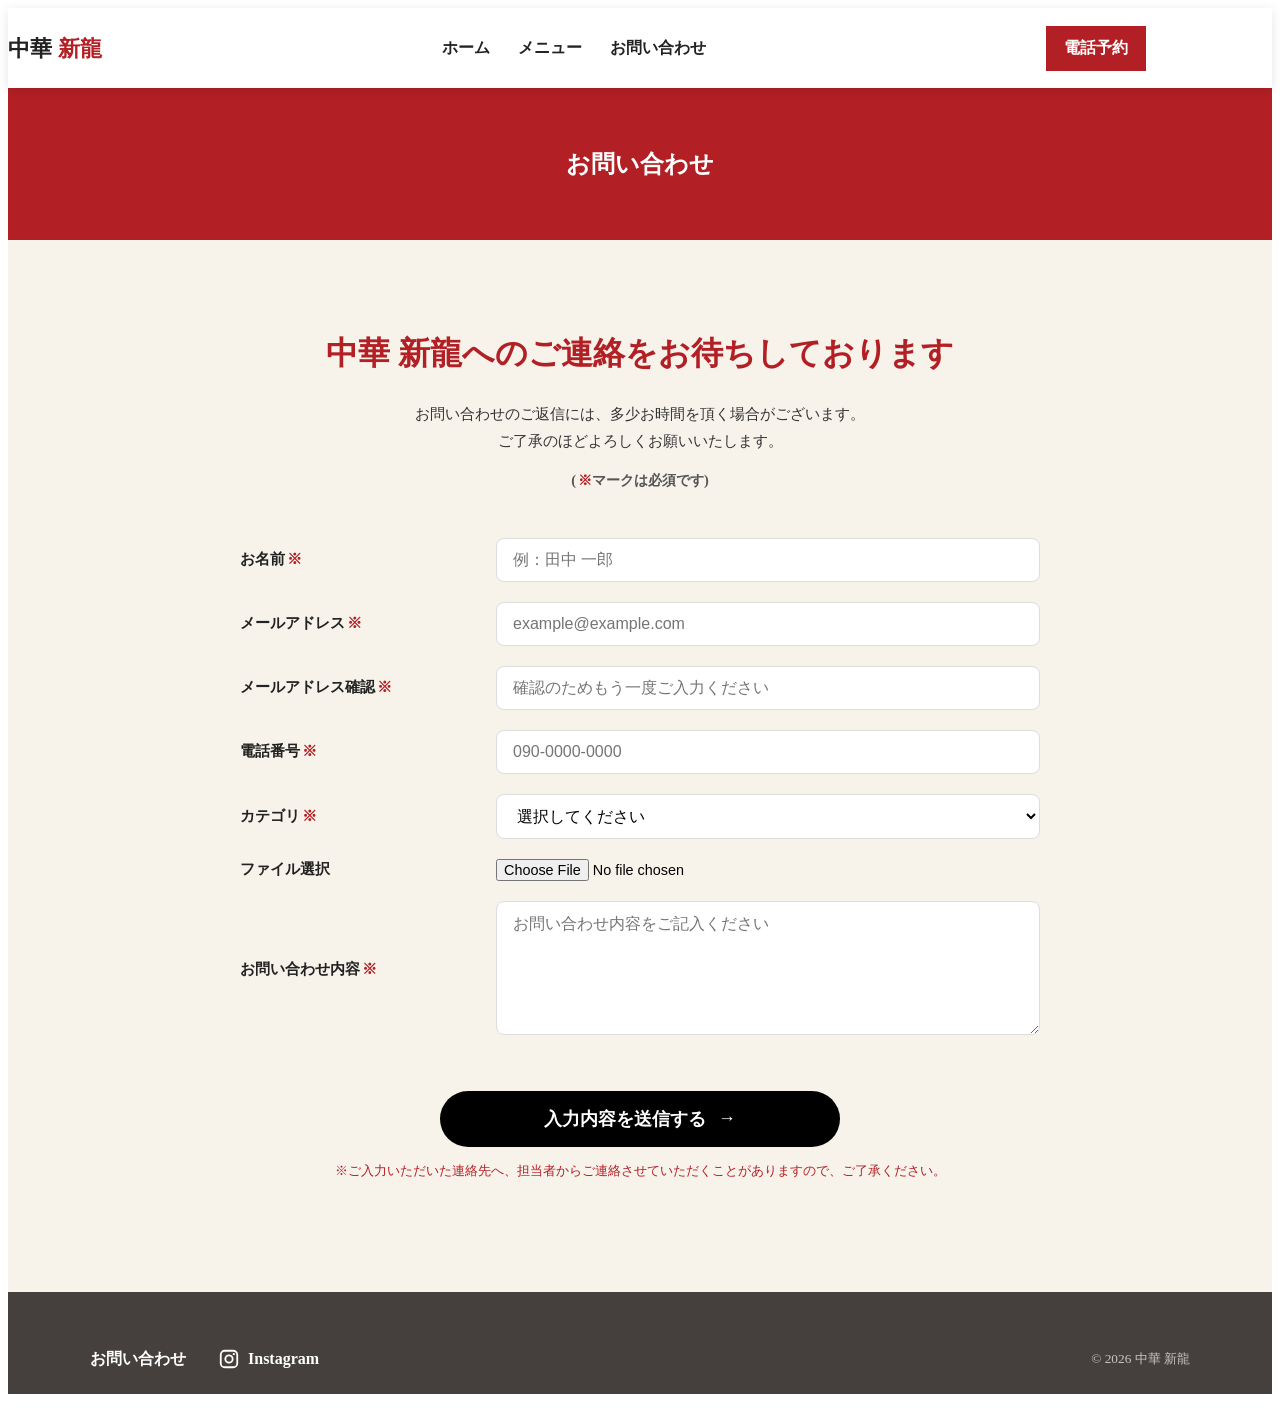
<file: info.html>
<!DOCTYPE html>
<html lang="ja">
<head>
  <meta charset="UTF-8">
  <meta name="viewport" content="width=device-width, initial-scale=1.0">
  <title>お問い合わせ | 中華 新龍</title>
  <link rel="stylesheet" href="./style.css">
</head>

<body>
 <header class="header">
    <div class="header__inner">
      <a class="header__logo" href="index.html">
        中華 <span>新龍</span>
      </a>

      <nav class="header__nav" aria-label="メインメニュー">
        <ul>
          <li><a href="index.html">ホーム</a></li>
          <li><a href="menu.html">メニュー</a></li>
          <li><a href="info.html">お問い合わせ</a></li>
        </ul>
      </nav>

      <a class="header__button" href="tel:0000000000">電話予約</a>
    </div>
  </header>

  <main>
    <section class="page-header">
      <h1>お問い合わせ</h1>
    </section>

    <section class="contact-section">
        <div class="contact-inner">

            <div class="contact-lead">

                <p class="contact-lead__thanks">中華 新龍へのご連絡をお待ちしております</p>
                <p class="contact-lead__note">
                    お問い合わせのご返信には、多少お時間を頂く場合がございます。<br>
                    ご了承のほどよろしくお願いいたします。
                </p>
                <p class="contact-lead__required">(<span>※</span>マークは必須です)</p>
            </div>

            <form action="#" method="post" class="contact-form">

                <div class="form-group">
                    <label for="name" class="form-label">
                        お名前<span class="required">※</span>
                    </label>
                    <div class="form-control">
                        <input type="text" id="name" name="name" required placeholder="例：田中 一郎">
                    </div>
                </div>

                <div class="form-group">
                    <label for="email" class="form-label">
                        メールアドレス<span class="required">※</span>
                    </label>
                    <div class="form-control">
                        <input type="email" id="email" name="email" required placeholder="example@example.com">
                    </div>
                </div>

                <div class="form-group">
                    <label for="email_confirm" class="form-label">
                        メールアドレス確認<span class="required">※</span>
                    </label>
                    <div class="form-control">
                        <input type="email" id="email_confirm" name="email_confirm" required placeholder="確認のためもう一度ご入力ください">
                    </div>
                </div>

                <div class="form-group">
                    <label for="tel" class="form-label">
                        電話番号<span class="required">※</span>
                    </label>
                    <div class="form-control">
                        <input type="tel" id="tel" name="tel" required placeholder="090-0000-0000">
                    </div>
                </div>

                <div class="form-group">
                    <label for="category" class="form-label">
                        カテゴリ<span class="required">※</span>
                    </label>
                    <div class="form-control">
                        <select id="category" name="category" required>
                            <option value="">選択してください</option>
                            <option value="ご予約について">ご予約について</option>
                            <option value="ご宴会・貸切について">ご宴会・貸切について</option>
                            <option value="その他">その他</option>
                        </select>
                    </div>
                </div>

                <div class="form-group">
                    <label for="file" class="form-label">ファイル選択</label>
                    <div class="form-control">
                        <input type="file" id="file" name="file">
                    </div>
                </div>

                 <div class="form-group">
                    <label for="message" class="form-label">
                        お問い合わせ内容<span class="required">※</span>
                    </label>
                    <div class="form-control">
                        <textarea id="message" name="message" rows="6" required placeholder="お問い合わせ内容をご記入ください"></textarea>
                    </div>
                </div>

                 <div class="form-submit">
                    <button type="submit" class="submit-button">
                        入力内容を送信する <span>&rarr;</span>
                    </button>
                    <p class="submit-note">
                        ※ご入力いただいた連絡先へ、担当者からご連絡させていただくことがありますので、ご了承ください。
                    </p>
                    </div>
                </div>

            </form>
        </div>
    </section>
  </main>

  <footer class="footer">
    <div class="footer__inner">
      <div class="footer__links">
        <a class="footer__link" href="contact.html">お問い合わせ</a>
        <a class="footer__link footer__instagram" href="https://www.instagram.com/" target="_blank" rel="noopener">
          <svg class="footer__instagram-icon" viewBox="0 0 24 24" aria-hidden="true">
            <path d="M7.5 2h9A5.5 5.5 0 0 1 22 7.5v9a5.5 5.5 0 0 1-5.5 5.5h-9A5.5 5.5 0 0 1 2 16.5v-9A5.5 5.5 0 0 1 7.5 2Zm0 2A3.5 3.5 0 0 0 4 7.5v9A3.5 3.5 0 0 0 7.5 20h9a3.5 3.5 0 0 0 3.5-3.5v-9A3.5 3.5 0 0 0 16.5 4Zm9.75 1.5a1.25 1.25 0 1 1 0 2.5 1.25 1.25 0 0 1 0-2.5ZM12 7a5 5 0 1 1 0 10 5 5 0 0 1 0-10Zm0 2a3 3 0 1 0 0 6 3 3 0 0 0 0-6Z"/>
          </svg>
          <span>Instagram</span>
        </a>
      </div>
      <small class="footer__copyright">&copy; 2026 中華 新龍</small>
    </div>
  </footer>

  </body>
</html>
</file>
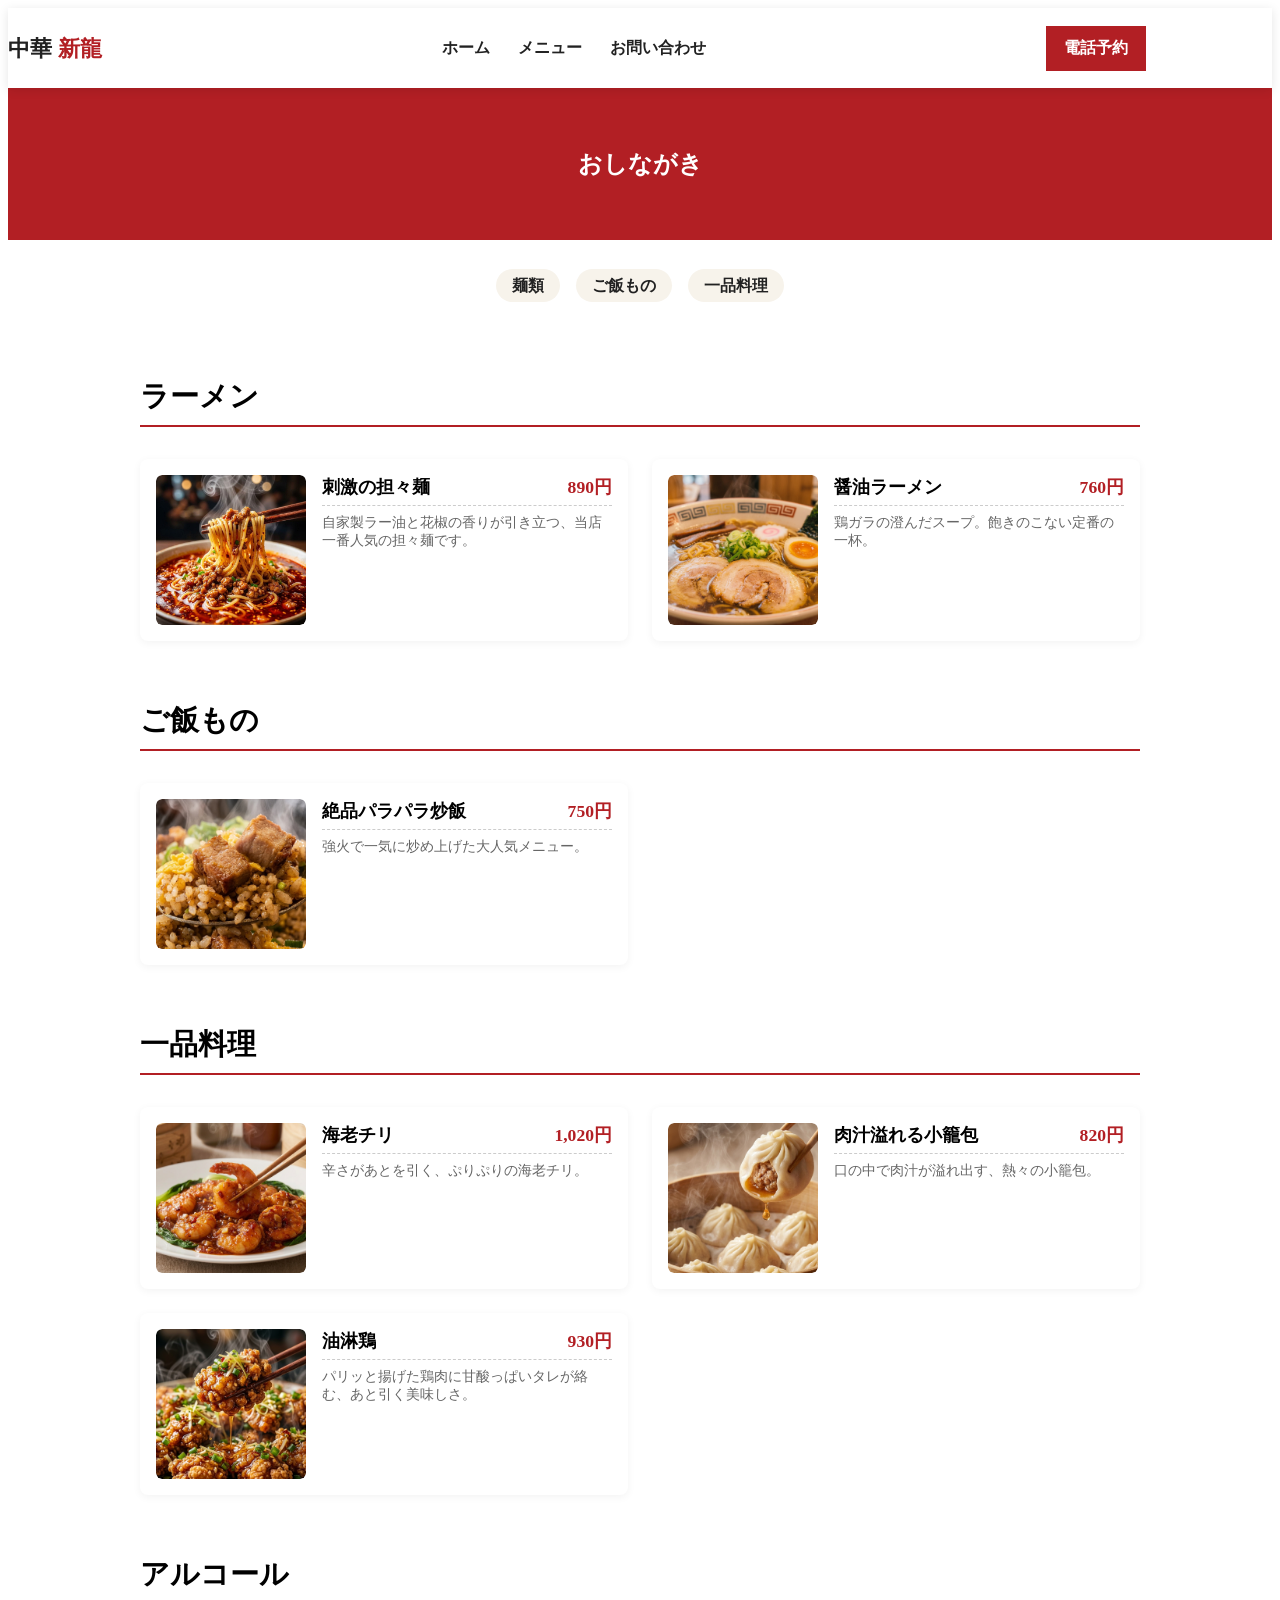
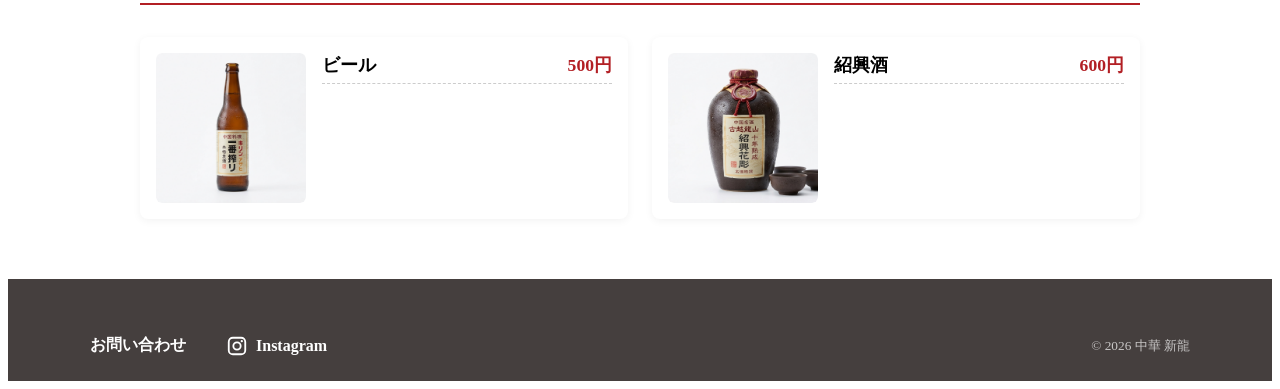
<file: menu.html>
<!DOCTYPE html>
<html lang="ja">
<head>
  <meta charset="UTF-8">
  <meta name="viewport" content="width=device-width, initial-scale=1.0">
  <title>おしながき | 中華 新龍</title>
  <link rel="stylesheet" href="./style.css">
</head>

<body>
 <header class="header">
    <div class="header__inner">
      <a class="header__logo" href="index.html">
        中華 <span>新龍</span>
      </a>

      <nav class="header__nav" aria-label="メインメニュー">
        <ul>
          <li><a href="index.html">ホーム</a></li>
          <li><a href="menu.html">メニュー</a></li>
          <li><a href="info.html">お問い合わせ</a></li>
        </ul>
      </nav>

      <a class="header__button" href="tel:0000000000">電話予約</a>
    </div>
  </header>

  <main>
    <section class="page-header">
      <h1>おしながき</h1>
    </section>

    <nav class="menu-category-nav">
        <ul>
          <li><a href="#ramen">麺類</a></li>
          <li><a href="#rice">ご飯もの</a></li>
          <li><a href="#side">一品料理</a></li>
        </ul>
      </nav>

      <!--  メインメニュー（麺類） -->
        <section id="ramen" class="menu-section">
          <h2 class="menu-section__title">ラーメン</h2>

    <div class="menu-grid">
       <!-- メニューカード 1 -->
       <article class="menu-item">
          <div class="menu-item__image">
            <img src="images/card-ramen.jpeg" alt="一番人気!!担々麺">
          </div>
          <div class="menu-item__content">
            <div class="menu-item__header">
              <h3 class="menu-item__name">刺激の担々麺</h3>
              <span class="menu-item__price">890円</span>
            </div>
            <p class="menu-item__desc">
                自家製ラー油と花椒の香りが引き立つ、当店一番人気の担々麺です。
              </p>
          </div>
       </article>
      
          <!-- メニューカード 2 -->
          <article class="menu-item">
            <div class="menu-item__image">
              <img src="images/card-shoyuramen.jpeg" alt="醤油ラーメン" />
            </div>
            <div class="menu-item__content">
              <div class="menu-item__header">
                <h3 class="menu-item__name">醤油ラーメン</h3>
                <span class="menu-item__price">760円</span>
              </div>
              <p class="menu-item__desc">
                鶏ガラの澄んだスープ。飽きのこない定番の一杯。
              </p>
            </div>
          </article>
        </div>

      </div>
    </section>

          <!--  メインメニュー（ご飯もの） -->
        <section id="rice" class="menu-section">
          <h2 class="menu-section__title">ご飯もの</h2>

          <!-- メニューカード 1 -->
        <div class="menu-grid">
          <article class="menu-item">
            <div class="menu-item__image">
              <img src="images/hero-chinese-food.jpeg" alt="炒飯" />
            </div>
            <div class="menu-item__content">
              <div class="menu-item__header">
                <h3 class="menu-item__name">絶品パラパラ炒飯</h3>
                <span class="menu-item__price">750円</span>
              </div>
              <p class="menu-item__desc">強火で一気に炒め上げた大人気メニュー。</p>
            </div>
          </article>
        </div>
      </section>

          <!--  メインメニュー（一品料理） -->
        <section id="side" class="menu-section">
          <h2 class="menu-section__title">一品料理</h2>

          <div class="menu-grid">
       <!-- メニューカード 1 -->
       <article class="menu-item">
          <div class="menu-item__image">
            <img src="images/card-ebichiri.jpeg" alt="海老チリ">
          </div>
          <div class="menu-item__content">
            <div class="menu-item__header">
              <h3 class="menu-item__name">海老チリ</h3>
              <span class="menu-item__price">1,020円</span>
            </div>
            <p class="menu-item__desc">
                辛さがあとを引く、ぷりぷりの海老チリ。
              </p>
          </div>
       </article>
      
          <!-- メニューカード 2 -->
          <article class="menu-item">
            <div class="menu-item__image">
              <img src="images/card-shoronpo.jpeg" alt="小籠包" />
            </div>
            <div class="menu-item__content">
              <div class="menu-item__header">
                <h3 class="menu-item__name">肉汁溢れる小籠包</h3>
                <span class="menu-item__price">820円</span>
              </div>
              <p class="menu-item__desc">
                口の中で肉汁が溢れ出す、熱々の小籠包。
              </p>
            </div>
          </article>

          <!-- メニューカード 3 -->
          <article class="menu-item">
            <div class="menu-item__image">
              <img src="images/card-yurinchi.jpeg" alt="油淋鶏" />
            </div>
            <div class="menu-item__content">
              <div class="menu-item__header">
                <h3 class="menu-item__name">油淋鶏</h3>
                <span class="menu-item__price">930円</span>
              </div>
              <p class="menu-item__desc">
                パリッと揚げた鶏肉に甘酸っぱいタレが絡む、あと引く美味しさ。
              </p>
            </div>
          </article>
        </div>

      </div>
    </section>

    <!--  メインメニュー（アルコール） -->
        <section id="alcohol" class="menu-section">
          <h2 class="menu-section__title">アルコール</h2>

    <div class="menu-grid">
       <!-- メニューカード 1 -->
       <article class="menu-item">
          <div class="menu-item__image">
            <img src="images/card-beer.jpeg" alt="ビール">
          </div>
          <div class="menu-item__content">
            <div class="menu-item__header">
              <h3 class="menu-item__name">ビール</h3>
              <span class="menu-item__price">500円</span>
            </div>

          </div>
       </article>
      
          <!-- メニューカード 2 -->
          <article class="menu-item">
            <div class="menu-item__image">
              <img src="images/card-shokoshu.jpeg" alt="紹興酒" />
            </div>
            <div class="menu-item__content">
              <div class="menu-item__header">
                <h3 class="menu-item__name">紹興酒</h3>
                <span class="menu-item__price">600円</span>
              </div>

            </div>
          </article>
        </div>

      </div>
    </section>


  </main>

  <footer class="footer">
  <div class="footer__inner">
    <div class="footer__links">
      <a class="footer__link" href="contact.html">
        お問い合わせ
        <span aria-hidden="true"></span>
      </a>

         <a
       class="footer__link footer__instagram"
       href="https://www.instagram.com/"
       target="_blank"
       rel="noopener">

       <svg
          class="footer__instagram-icon"
          viewBox="0 0 24 24"
          aria-hidden="true"
        >
         <path d="M7.5 2h9A5.5 5.5 0 0 1 22 7.5v9a5.5 5.5 0 0 1-5.5 5.5h-9A5.5 5.5 0 0 1 2 16.5v-9A5.5 5.5 0 0 1 7.5 2Zm0 2A3.5 3.5 0 0 0 4 7.5v9A3.5 3.5 0 0 0 7.5 20h9a3.5 3.5 0 0 0 3.5-3.5v-9A3.5 3.5 0 0 0 16.5 4Zm9.75 1.5a1.25 1.25 0 1 1 0 2.5 1.25 1.25 0 0 1 0-2.5ZM12 7a5 5 0 1 1 0 10 5 5 0 0 1 0-10Zm0 2a3 3 0 1 0 0 6 3 3 0 0 0 0-6Z" />
        </svg>
        <span>Instagram</span>
      </a>
     </div>

    <small class="footer__copyright">
      &copy; 2026 中華 新龍</small>

      </div>
    </footer>
</body>
</html>
</file>
<file: style.css>
/* ==========================================
    トップページ（index.html）用スタイル
   ========================================== */

.hero {
  position: relative;
  width: 100%;
  height: 80vh;
  min-height: 500px;
  overflow: hidden;
  background-color: #b21f24;
}

.hero__video,
.hero__image-wrapper {
  position: absolute;
  inset: 0;
  width: 100%;
  height: 100%;
}

.hero__video {
  object-fit: cover;
  z-index: 1;
}

.hero__image-wrapper {
  z-index: 2;
  opacity: 0;
  transition: opacity 0.5s ease;
}

.hero__image {
  width: 100%;
  height: 100%;
  object-fit: cover;
  transform: scale(1);
}

.hero.is-finished .hero__image-wrapper {
  opacity: 1;
}

.hero.is-finished .hero__image {
  animation: zoomIn 8s ease-out forwards;
}

@keyframes zoomIn {
  0% {
    transform: scale(1.1);
  }
  100% {
    transform: scale(1);
  }
}

.hero__curtain {
  position: absolute;
  inset: 0;
  background-color: #b21f24;
  z-index: 3;
  transform: translateY(-100%);
  pointer-events: none;
}

.hero.is-transitioning .hero__curtain {
  animation: curtainSlide 1s cubic-bezier(0.77, 0, 0.175, 1) forwards;
}

@keyframes curtainSlide {
  0% {
    transform: translateY(-100%);
  }
  40% {
    transform: translateY(0%);
  } /* 40%〜60%の間で画面を完全に覆う */
  60% {
    transform: translateY(0%);
  }
  100% {
    transform: translateY(100%);
  } /* 下へ抜ける */
}

.hero__content {
  position: absolute;
  inset: 0;
  z-index: 4;
  display: flex;
  align-items: center;
  justify-content: center;
  text-align: center;
  color: #fff;
  opacity: 0;
  transform: translateY(20px);
  transition:
    opacity 1s ease 0.4s,
    transform 1s ease 0.4s;
}

.hero.is-finished .hero__content {
  opacity: 1;
  transform: translateY(0);
}

.hero__sub {
  display: block;
  font-size: 1.2rem;
  margin-bottom: 12px;
  letter-spacing: 0.1em;
}

.hero__title {
  font-size: clamp(2rem, 5vw, 4rem);
  font-weight: bold;
  text-shadow: 0 2px 10px rgba(0, 0, 0, 0.5);
}

.news {
  padding: 100px 0;
  background: #f7f3eb;
}

.news__inner {
  width: min(90%, 1100px);
  margin: 0 auto;
}

.news__heading {
  margin-bottom: 40px;
  text-align: center;
}

.news__en {
  margin: 0 0 8px;
  color: #b21f24;
  font-size: 0.9rem;
  font-weight: bold;
  letter-spacing: 0.15em;
}

.news__heading h2 {
  margin: 0;
  font-size: 2rem;
}

.news__list {
  display: grid;
  grid-template-columns: repeat(3, 1fr);
  gap: 24px;
}

.news-card {
  padding: 28px;
  background: #fff;
  border-top: 4px solid #b21f24;
  overflow: hidden; /* 画像がカードからはみ出さないようにする */
}

.news-card__meta {
  display: flex;
  gap: 12px;
  margin: 0 0 16px;
  color: #777;
  font-size: 0.85rem;
}

.news-card__meta span {
  color: #b21f24;
  font-weight: bold;
}

.news-card h3 {
  margin: 0 0 24px;
  font-size: 1.15rem;
  line-height: 1.7;
}

.news-card__image {
  display: block;
  width: 100%;
  aspect-ratio: 4 / 3;
  object-fit: cover;
  transition: transform 0.4s ease;
}

.news-card:hover .news-card__image {
  transform: scale(1.08);
}

.news-card__body {
  padding: 28px;
}

@media (max-width: 768px) {
  .news {
    padding: 40px 0;
  }

  .news__list {
    display: flex;
    flex-direction: column;
    gap: 20px;
  }

  .news-list__more{
    margin: 20px auto 0;
    text-align: center;
  }
}

.access {
  padding: 100px 0;
  background: #f7f3eb;
}

.access__inner {
  display: grid;
  grid-template-columns: 1fr 1fr;
  gap: 48px;
  align-items: center;
  width: min(90%, 1100px);
  margin: 0 auto;
}

.access__info h2 {
  margin: 0 0 32px;
  font-size: 2rem;
}

.access__info dl {
  margin: 0;
}

.access__info dl div {
  padding: 16px 0;
  border-bottom: 1px solid #ccc;
}

.access__info dt {
  margin-bottom: 8px;
  color: #b21f24;
  font-weight: bold;
}

.access__info dd {
  margin: 0;
}

.access__map iframe {
  display: block;
  width: 100%;
  aspect-ratio: 4 / 3;
  border: 0;
}

@media (max-width: 768px) {
  .access {
    padding: 64px 0;
  }

  .access__inner {
    grid-template-columns: 1fr;
    gap: 32px;
  }
}

.header {
  position: sticky;
  top: 0;
  z-index: 1000;

  background: rgba(255, 255, 255, 0.95);
  box-shadow: 0 2px 10px rgba(0, 0, 0, 0.1);
}

.header__inner {
  display: flex;
  align-items: center;
  justify-content: space-between;

  width: min(90%, 1200px);
  min-height: 80px;
}

.header__logo {
  color: #222;
  font-size: 1.4rem;
  font-weight: bold;
  text-decoration: none;
  white-space: nowrap; /* 折り返しを防止 */
}

.header__logo span {
  color: #b21f24;
}

.header__nav ul {
  display: flex;
  gap: 28px;
  margin: 0;
  padding: 0;
  list-style: none;
}

.header__nav a {
  color: #222;
  font-weight: bold;
  text-decoration: none;
}

.header__nav a:hover {
  color: #b21f24;
}

.header__button {
  padding: 12px 18px;
  background: #b21f24;
  color: #fff;
  font-weight: bold;
  text-decoration: none;
  font-size: 1rem;
}

.news-list__more {
  display: block;
  width: fit-content;
  margin-left: auto;
  margin-top: 24px;
  font-size: 1.1rem;
  color: #222;
  font-weight: bold;
  text-decoration: none;
}

.news-list__more:hover {
  color: #b21f24;
}

.footer {
  padding: 56px 0 24px;
  background: #453f3e;
  color: #fff;
}

.footer__inner {
  display: flex;
  align-items: center;
  justify-content: space-between;
  gap: 32px;

  width: min(90%, 1100px);
  margin: 0 auto;
}

.footer__links {
  display: flex;
  align-items: center;
  gap: 32px;
}

.footer__link {
  display: inline-flex;
  align-items: center;
  gap: 8px;

  color: #fff;
  font-weight: bold;
  text-decoration: none;

  transition: color 0.3s;
}

.footer__link:hover {
  color: #e3b34d;
}

.footer__instagram-icon {
  width: 22px;
  height: 22px;
  fill: currentColor;
}

.footer__copyright {
  color: rgba(255, 255, 255, 0.7);
}

/* ==========================================
    メニューページ（menu.html）用スタイル
   ========================================== */

.page-header {
  padding: 40px 0;
  background: #b21f24;
  color: #fff;
  text-align: center;
}

.menu-category-nav ul {
  display: flex;
  justify-content: center;
  gap: 16px;
  padding: 20px;
  list-style: none;
  background: #fff;
}

.menu-category-nav a {
  padding: 8px 16px;
  background: #f7f3eb;
  color: #222;
  text-decoration: none;
  border-radius: 20px;
  font-weight: bold;
}

.menu-category-nav a:hover {
  background: #b21f24;
  color: #fff;
}

.menu-section {
  width: min(90%, 1000px);
  margin: 60px auto;
}

.menu-section__title {
  border-bottom: 2px solid #b21f24;
  padding-bottom: 8px;
  margin-bottom: 32px;
  font-size: 1.8rem;
}

/*  メニューの2列レイアウト（Grid） */

.menu-grid {
  display: grid;
  grid-template-columns: repeat(auto-fill, minmax(320px, 1fr));
  gap: 24px;
}

.menu-item {
  display: flex;
  align-items: flex-start;
  gap: 16px;
  background: #fff;
  padding: 16px;
  border-radius: 8px;
  box-shadow: 0 2px 8px rgba(0, 0, 0, 0.05);
}

.menu-item__image {
  width: 150px;
  height: 150px;
  flex-shrink: 0;
  overflow: hidden;
  border-radius: 6px;
}

.menu-item__image img {
  width: 100%;
  height: 100%;
  object-fit: cover;
  border-radius: 6px;
}

.menu-item__content {
  flex: 1;
}

.menu-item__header {
  display: flex;
  justify-content: space-between;
  align-items: baseline;
  border-bottom: 1px dashed #ccc;
  padding-bottom: 6px;
  margin-bottom: 8px;
}

.menu-item__name {
  margin: 0;
  font-size: 1.1rem;
}

.menu-item__price {
  color: #b21f24;
  font-weight: bold;
  font-size: 1.1rem;
}

.menu-item__desc {
  margin: 0;
  font-size: 0.85rem;
  color: #666;
}


/* ==========================================
    お問い合わせページ（contact.html）用スタイル
   ========================================== */

.contact-section {
  padding: 60px 0 100px;
  background-color: #f7f3eb;
}

.contact-inner {
  width: min(90%, 800px);
  margin: 0 auto;
}

.contact-lead {
  text-align: center;
  margin-bottom: 48px;
}

.contact-lead h2 {
  font-size: 1.2rem;
  color: #b21f24;
  margin-bottom: 12px;
}

.contact-lead__thanks {
  font-size: 2rem;
  font-weight: bold;
  color: #b21f24;
  margin-bottom: 24px;
}

.contact-lead__note {
  font-size: 0.95rem;
  line-height: 1.8;
  color: #333;
  margin-bottom: 16px;
}

.contact-lead__required {
  font-size: 0.9rem;
  font-weight: bold;
  color: #555;
}

.contact-lead__required span,
.required {
  color: #b21f24;
  margin-left: 2px;
}

.contact-form {
  display: flex;
  flex-direction: column;
  gap: 20px;
}

.form-group {
  display: flex;
  align-items: center;
}

.form-label {
  width: 240px;
  flex-shrink: 0;
  font-weight: bold;
  font-size: 0.95rem;
  color: #222;
  padding-right: 16px;
}

.form-control {
  flex: 1;
}

.form-control input[type="text"],
.form-control input[type="email"],
.form-control input[type="tel"],
.form-control select,
.form-control textarea {
  width: 100%;
  padding: 12px 16px;
  font-size: 1rem;
  border: 1px solid #ddd;
  border-radius: 8px;
  background-color: #fff;
  box-sizing: border-box;
  outline: none;
  transition: border-color 0.2s;
}

.form-control input:focus,
.form-control select:focus,
.form-control textarea:focus {
  border-color: #b21f24;
}

.form-control input[type="file"] {
  font-size: 0.9rem;
}

.form-submit {
  margin-top: 32px;
  text-align: center;
}

.submit-button {
  display: inline-flex;
  align-items: center;
  justify-content: center;
  gap: 12px;
  width: min(100%, 400px);
  padding: 16px 24px;
  background-color: #000;
  color: #fff;
  font-size: 1.1rem;
  font-weight: bold;
  border: none;
  border-radius: 40px;
  cursor: pointer;
  transition: opacity 0.3s;
}

.submit-button:hover {
  opacity: 0.85;
}

.submit-note {
  margin-top: 16px;
  font-size: 0.8rem;
  color: #b21f24;
}

@media (max-width: 768px) {
  .contact-lead__thanks {
    font-size: 1.5rem;
  }

  .form-group {
    flex-direction: column;
    align-items: flex-start;
    gap: 8px;
  }

  .form-label {
    width: 100%;
    padding-right: 0;
  }

  .form-control {
    width: 100%;
  }

  .header__inner {
    flex-wrap: wrap;
    padding: 10px 16px;
    min-height: auto;
    gap: 10px 0;
  }

  .header__nav {
    order: 3;
    width: 100%;
    border-top: 1px solid #eee;
    padding-top: 8px;
  }

  .header__nav ul {
    justify-content: center;
    gap: 16px;
  }

  .header__nav a {
    font-size: 0.85rem;
  }

  .header__logo {
    font-size: 1.2rem;
  }

  .header__button {
    padding: 6px 12px;
    font-size: 0.85rem;
  }

  .footer__inner,
  .footer__links {
    align-items: flex-start;
    flex-direction: column;
  }

  .footer__inner {
    gap: 40px;
  }

  .menu-grid {
    grid-template-columns: 1fr;
  }

  .menu-item {
    flex-direction: column;
  }

  .menu-item__image {
    width: 100%;
    height: 180px;
  }
}
</file>
